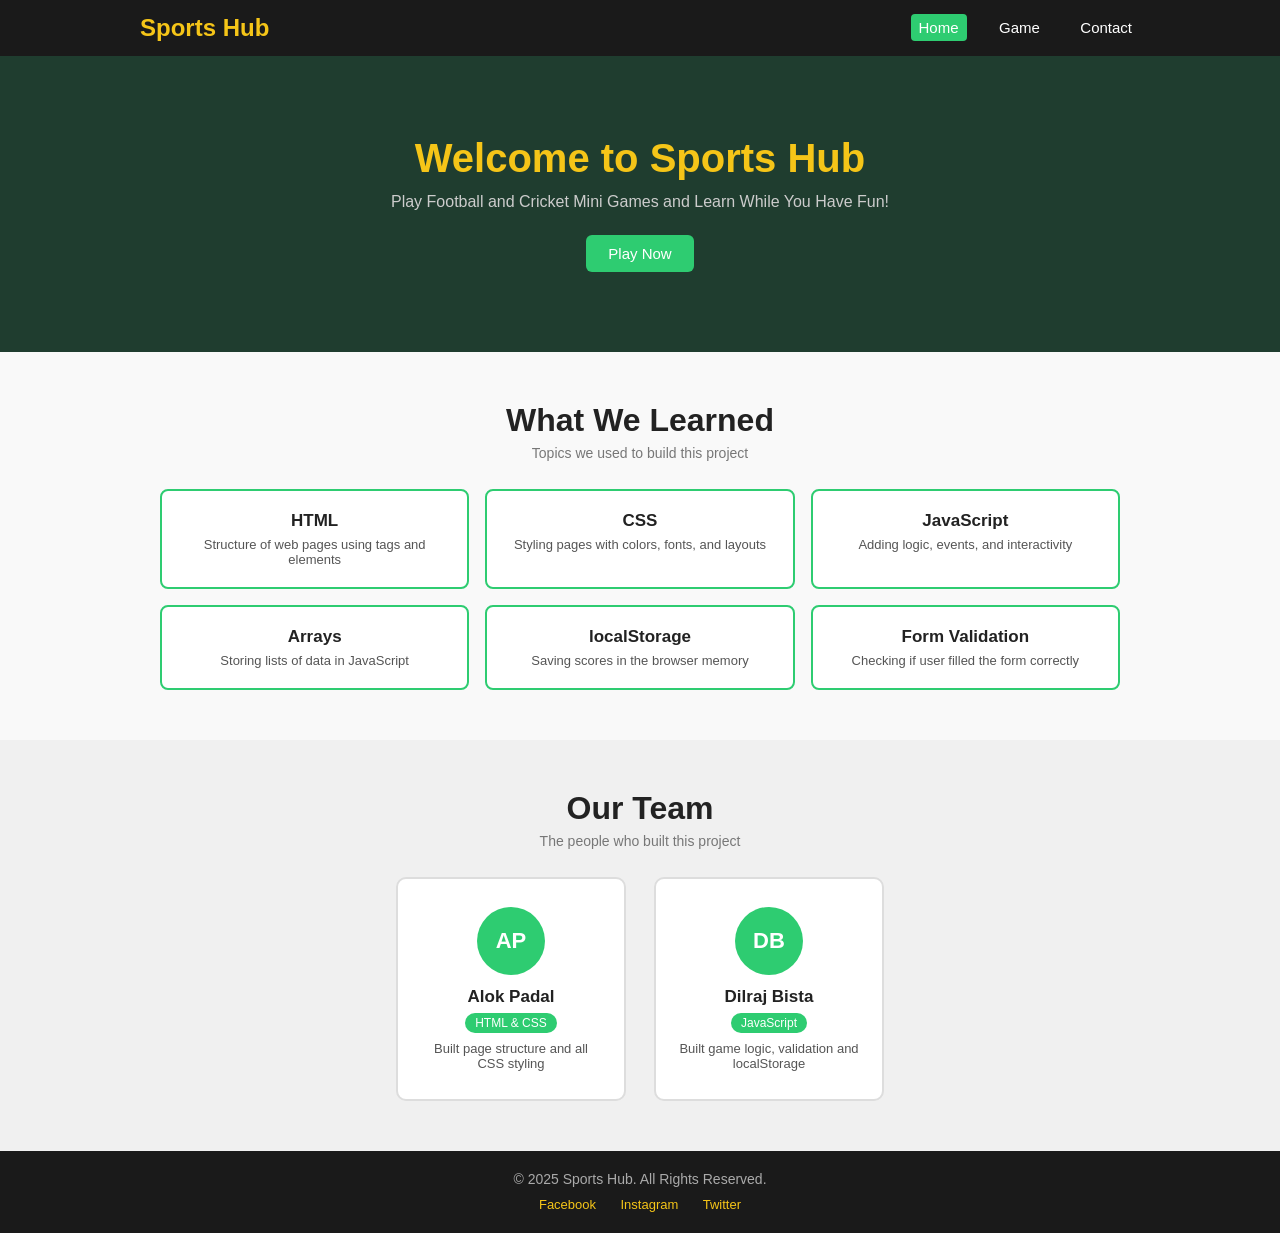
<file: index.html>
<!DOCTYPE html>
<html lang="en">
<head>
  <meta charset="UTF-8" />
  <meta name="viewport" content="width=device-width, initial-scale=1.0"/>
  <title>Sports Hub</title>
  <link rel="stylesheet" href="./CSS/style.css" />
</head>
<body>

  
  <header>
    <div class="navbar">
      <h1 class="logo">Sports Hub</h1>
      <nav>
        <a href="index.html" class="active">Home</a>
        <a href="game.html">Game</a>
        <a href="contact.html">Contact</a>
      </nav>
    </div>
  </header>


  <section class="hero">
    <h2>Welcome to Sports Hub</h2>
    <p>Play Football and Cricket Mini Games and Learn While You Have Fun!</p>
    <a href="game.html" class="btn">Play Now</a>
  </section>

  <section class="topics">
    <h2>What We Learned</h2>
    <p class="subtitle">Topics we used to build this project</p>
    <div class="topics-grid">
      <div class="topic-card">
        <h3>HTML</h3>
        <p>Structure of web pages using tags and elements</p>
      </div>
      <div class="topic-card">
        <h3>CSS</h3>
        <p>Styling pages with colors, fonts, and layouts</p>
      </div>
      <div class="topic-card">
        <h3>JavaScript</h3>
        <p>Adding logic, events, and interactivity</p>
      </div>
      <div class="topic-card">
        <h3>Arrays</h3>
        <p>Storing lists of data in JavaScript</p>
      </div>
      <div class="topic-card">
        <h3>localStorage</h3>
        <p>Saving scores in the browser memory</p>
      </div>
      <div class="topic-card">
        <h3>Form Validation</h3>
        <p>Checking if user filled the form correctly</p>
      </div>
    </div>
  </section>

  <section class="team">
    <h2>Our Team</h2>
    <p class="subtitle">The people who built this project</p>
    <div class="team-grid">

      <div class="member-card">
        <div class="avatar">AP</div>
        <h3>Alok Padal</h3>
        <span class="role">HTML &amp; CSS</span>
        <p>Built page structure and all CSS styling</p>
      </div>

      <div class="member-card">
        <div class="avatar">DB</div>
        <h3>Dilraj Bista</h3>
        <span class="role">JavaScript</span>
        <p>Built game logic, validation and localStorage</p>
      </div>

    </div>
  </section>

  <footer>
    <p>© 2025 Sports Hub. All Rights Reserved.</p>
    <div class="footer-links">
      <a href="https://www.facebook.com" target="_blank">Facebook</a>
      <a href="https://www.instagram.com" target="_blank">Instagram</a>
      <a href="https://www.twitter.com" target="_blank">Twitter</a>
    </div>
  </footer>

</body>
</html>
</file>
<file: CSS/style.css>
* {
  margin: 0;
  padding: 0;
  box-sizing: border-box;
}

body {
  font-family: Arial, sans-serif;
  background-color: #f9f9f9;
  color: #222;
}

header {
  background-color: #1a1a1a;
  padding: 14px 30px;
}

.navbar {
  display: flex;
  justify-content: space-between;
  align-items: center;
  max-width: 1000px;
  margin: auto;
}

.logo {
  color: #f5c518;
  font-size: 24px;
  font-weight: bold;
}

nav a {
  color: white;
  text-decoration: none;
  margin-left: 20px;
  font-size: 15px;
  padding: 5px 8px;
  border-radius: 4px;
}

nav a:hover, nav a.active {
  background-color: #2ecc71;
}

.hero {
  background-color: #1f3d2f;
  color: white;
  text-align: center;
  padding: 80px 20px;
}

.hero h2 {
  font-size: 40px;
  color: #f5c518;
  margin-bottom: 12px;
}

.hero p {
  font-size: 16px;
  color: #ccc;
  margin-bottom: 24px;
}

.btn {
  background-color: #2ecc71;
  color: white;
  border: none;
  padding: 10px 22px;
  border-radius: 6px;
  font-size: 15px;
  cursor: pointer;
  text-decoration: none;
  display: inline-block;
}

.btn:hover {
  background-color: #27ae60;
}

.btn-gray {
  background-color: #555;
  margin-top: 12px;
}

.btn-gray:hover {
  background-color: #333;
}

.btn-full {
  width: 100%;
  padding: 12px;
  font-size: 16px;
}

.topics {
  max-width: 1000px;
  margin: 50px auto;
  padding: 0 20px;
  text-align: center;
}

.topics h2, .team h2 {
  font-size: 32px;
  margin-bottom: 6px;
}

.subtitle {
  color: #777;
  margin-bottom: 28px;
  font-size: 14px;
}

.topics-grid {
  display: grid;
  grid-template-columns: repeat(3, 1fr);
  gap: 16px;
}

.topic-card {
  background-color: white;
  border: 2px solid #2ecc71;
  border-radius: 8px;
  padding: 20px 14px;
}

.topic-card:hover {
  background-color: #eafaf1;
}

.topic-card h3 {
  font-size: 17px;
  margin-bottom: 6px;
}

.topic-card p {
  font-size: 13px;
  color: #555;
}

.team {
  background-color: #f0f0f0;
  padding: 50px 20px;
  text-align: center;
}

.team-grid {
  display: flex;
  justify-content: center;
  gap: 28px;
  flex-wrap: wrap;
  margin-top: 28px;
}

.member-card {
  background-color: white;
  border: 2px solid #ddd;
  border-radius: 10px;
  padding: 28px 22px;
  width: 230px;
  text-align: center;
}

.member-card:hover {
  border-color: #2ecc71;
}

.avatar {
  width: 68px;
  height: 68px;
  border-radius: 50%;
  background-color: #2ecc71;
  color: white;
  font-size: 22px;
  font-weight: bold;
  display: flex;
  align-items: center;
  justify-content: center;
  margin: 0 auto 12px;
}

.member-card h3 {
  font-size: 17px;
  margin-bottom: 6px;
}

.role {
  background-color: #2ecc71;
  color: white;
  padding: 3px 10px;
  border-radius: 12px;
  font-size: 12px;
  display: inline-block;
  margin-bottom: 8px;
}

.member-card p {
  font-size: 13px;
  color: #555;
}

footer {
  background-color: #1a1a1a;
  color: #aaa;
  text-align: center;
  padding: 20px;
}

footer p {
  margin-bottom: 8px;
  font-size: 14px;
}

.footer-links a {
  color: #f5c518;
  text-decoration: none;
  margin: 0 10px;
  font-size: 13px;
}

.footer-links a:hover {
  color: white;
}

.page-top {
  background-color: #1f3d2f;
  color: white;
  text-align: center;
  padding: 40px 20px;
}

.page-top h2 {
  font-size: 32px;
  color: #f5c518;
  margin-bottom: 8px;
}

.page-top p {
  font-size: 14px;
  color: #ccc;
}

.game-box {
  max-width: 660px;
  margin: 36px auto;
  padding: 28px 22px;
  background-color: white;
  border: 2px solid #ddd;
  border-radius: 10px;
}

.game-box h3 {
  font-size: 22px;
  margin-bottom: 6px;
}

.game-box > p {
  font-size: 14px;
  color: #555;
  margin-bottom: 18px;
}

.score-area {
  display: flex;
  justify-content: center;
  gap: 50px;
  background-color: #f0f0f0;
  padding: 14px;
  border-radius: 8px;
  margin-bottom: 20px;
  text-align: center;
}

.score-label {
  display: block;
  font-size: 12px;
  color: #888;
  font-weight: bold;
  margin-bottom: 4px;
}

.score-num {
  display: block;
  font-size: 36px;
  font-weight: bold;
  color: #2ecc71;
  transition: transform 0.2s;
}

.score-num.bump {
  transform: scale(1.4);
}

.goal-net {
  display: flex;
  border: 3px solid #333;
  border-radius: 4px;
  height: 78px;
  background-color: #e8f5e9;
  overflow: hidden;
}

.net-cell {
  flex: 1;
  display: flex;
  align-items: center;
  justify-content: center;
  font-size: 13px;
  font-weight: bold;
  color: #aaa;
  border-right: 2px dashed #ccc;
}

.net-cell:last-child {
  border-right: none;
}

.net-cell.goal-flash {
  background-color: #f5c518;
  color: #111;
}

.net-cell.save-flash {
  background-color: #ffcccc;
  color: #c0392b;
}

.gk-row {
  display: flex;
  justify-content: center;
  margin: 10px 0 16px;
}

.gk {
  width: 46px;
  height: 46px;
  border-radius: 50%;
  background-color: #2ecc71;
  color: white;
  font-size: 13px;
  font-weight: bold;
  display: flex;
  align-items: center;
  justify-content: center;
  transition: transform 0.4s ease;
}

.btn-row {
  display: flex;
  justify-content: center;
  gap: 12px;
  margin: 10px 0 14px;
}

.num-btn-row {
  display: flex;
  justify-content: center;
  gap: 10px;
  margin: 12px 0;
  flex-wrap: wrap;
}

.circle-btn {
  width: 50px;
  height: 50px;
  border-radius: 50%;
  padding: 0;
  font-size: 18px;
  font-weight: bold;
}

.result-box {
  min-height: 42px;
  padding: 10px 12px;
  border-radius: 6px;
  font-size: 15px;
  font-weight: bold;
  margin: 10px 0;
  text-align: center;
}

.result-box.goal, .result-box.run {
  background-color: #d5f5e3;
  color: #1e8449;
}

.result-box.miss, .result-box.out {
  background-color: #fde8e8;
  color: #c0392b;
}

.history-box {
  background-color: #f9f9f9;
  border: 1px solid #ddd;
  border-radius: 6px;
  padding: 12px 14px;
  margin: 14px 0;
}

.history-box h4 {
  font-size: 13px;
  color: #555;
  margin-bottom: 8px;
}

.history-box ul {
  list-style: none;
  display: flex;
  flex-wrap: wrap;
  gap: 6px;
}

.history-box ul li {
  background-color: white;
  border: 1px solid #ccc;
  border-radius: 4px;
  padding: 3px 10px;
  font-size: 12px;
  color: #333;
}

.vs-box {
  display: flex;
  justify-content: center;
  align-items: center;
  gap: 22px;
  background-color: #f0f0f0;
  padding: 14px;
  border-radius: 8px;
  margin: 14px 0;
  text-align: center;
}

.vs-side p {
  font-size: 12px;
  color: #888;
  margin-bottom: 4px;
}

.big-num {
  font-size: 52px;
  font-weight: bold;
  color: #2ecc71;
  display: block;
}

.vs-text {
  font-size: 20px;
  font-weight: bold;
  color: #bbb;
}

.form-wrapper {
  max-width: 500px;
  margin: 40px auto;
  padding: 28px 22px;
  background-color: white;
  border: 2px solid #ddd;
  border-radius: 10px;
}

.form-group {
  margin-bottom: 16px;
}

.form-group label {
  display: block;
  font-size: 14px;
  font-weight: bold;
  margin-bottom: 5px;
}

.form-group input,
.form-group textarea {
  width: 100%;
  padding: 10px 12px;
  border: 2px solid #ccc;
  border-radius: 6px;
  font-size: 14px;
  font-family: Arial, sans-serif;
  resize: vertical;
}

.form-group input:focus,
.form-group textarea:focus {
  outline: none;
  border-color: #2ecc71;
}

.form-group input.error-border,
.form-group textarea.error-border {
  border-color: #e74c3c;
}

.error-msg {
  display: none;
  color: #e74c3c;
  font-size: 12px;
  margin-top: 4px;
}

.error-msg.show {
  display: block;
}

.form-result {
  margin-top: 14px;
  padding: 12px;
  border-radius: 6px;
  font-weight: bold;
  text-align: center;
  display: none;
  font-size: 14px;
}

.form-result.success {
  background-color: #d5f5e3;
  color: #1e8449;
  display: block;
}

.form-result.error-result {
  background-color: #fde8e8;
  color: #c0392b;
  display: block;
}

@media (max-width: 600px) {
  .topics-grid {
    grid-template-columns: repeat(2, 1fr);
  }
  .hero h2 {
    font-size: 26px;
  }
  .navbar {
    flex-direction: column;
    gap: 10px;
  }
  .score-area {
    gap: 20px;
  }
  .btn-row {
    flex-wrap: wrap;
  }
}
</file>
